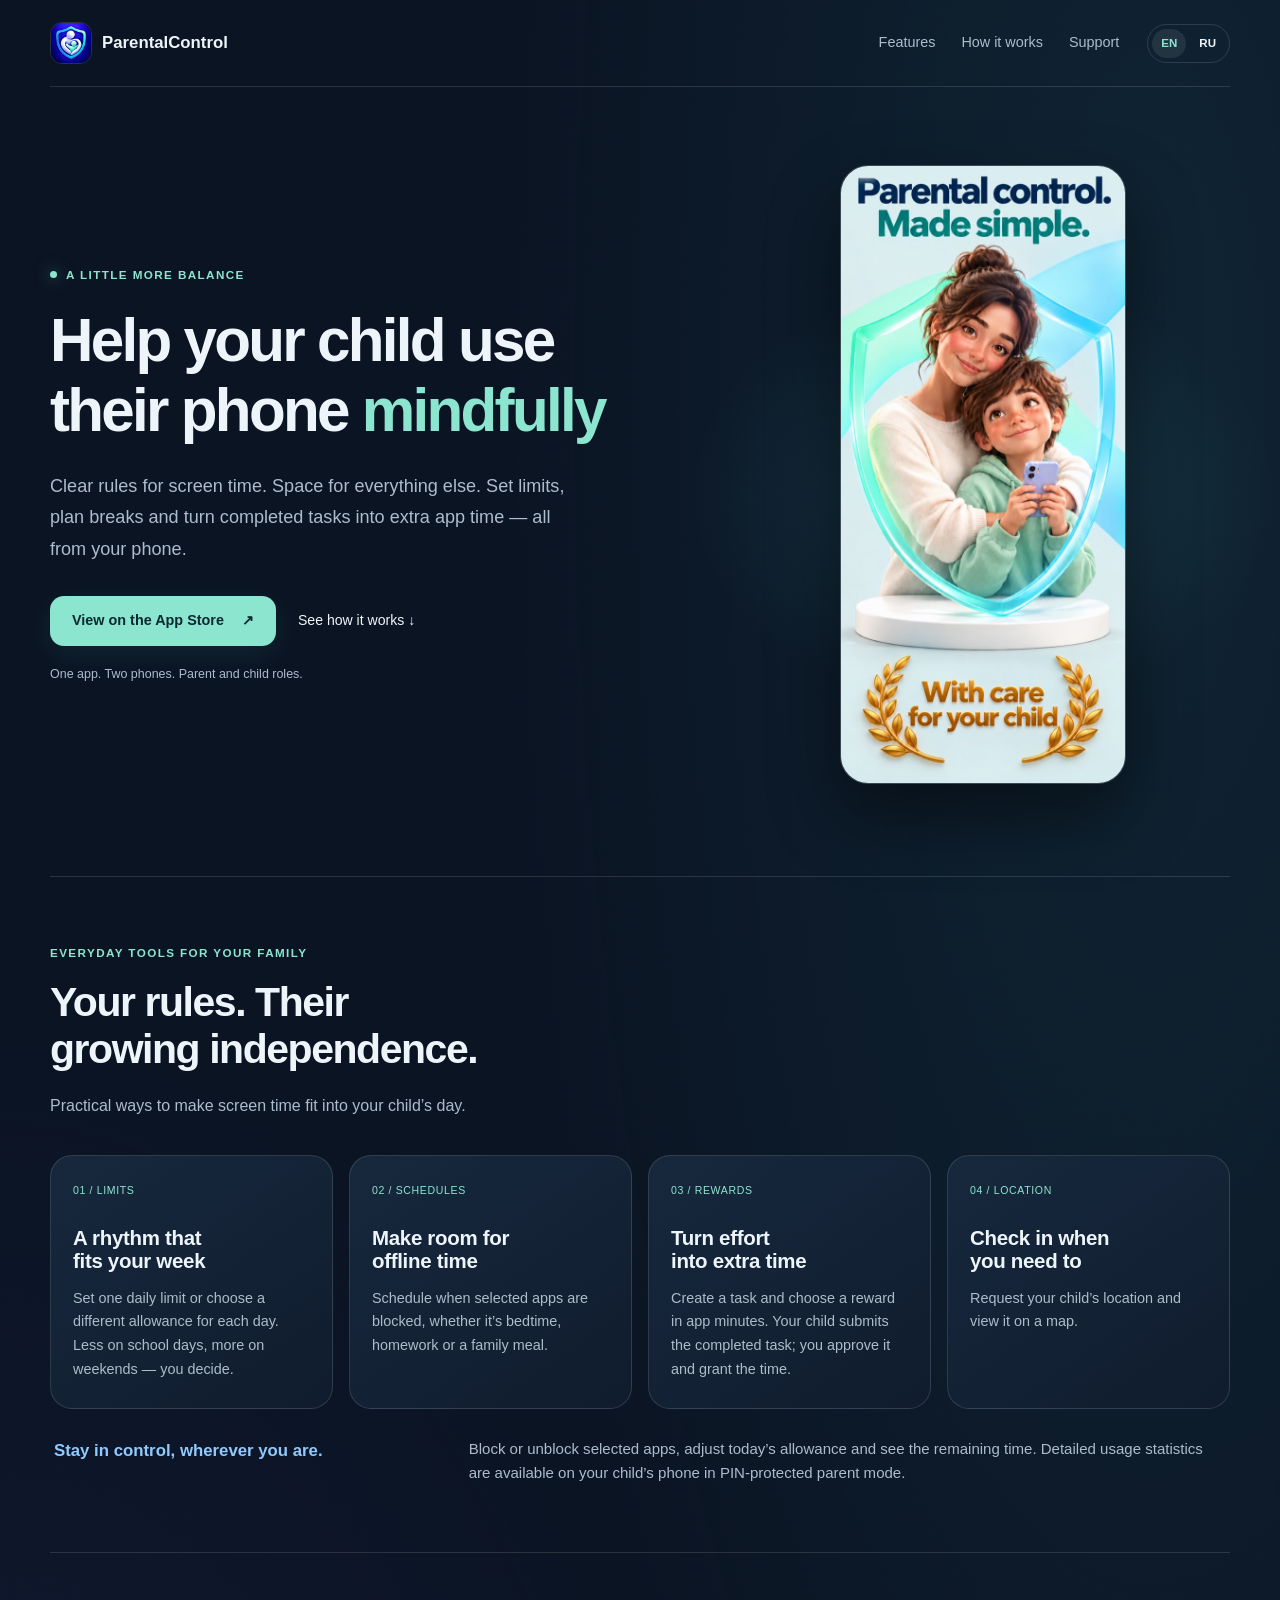
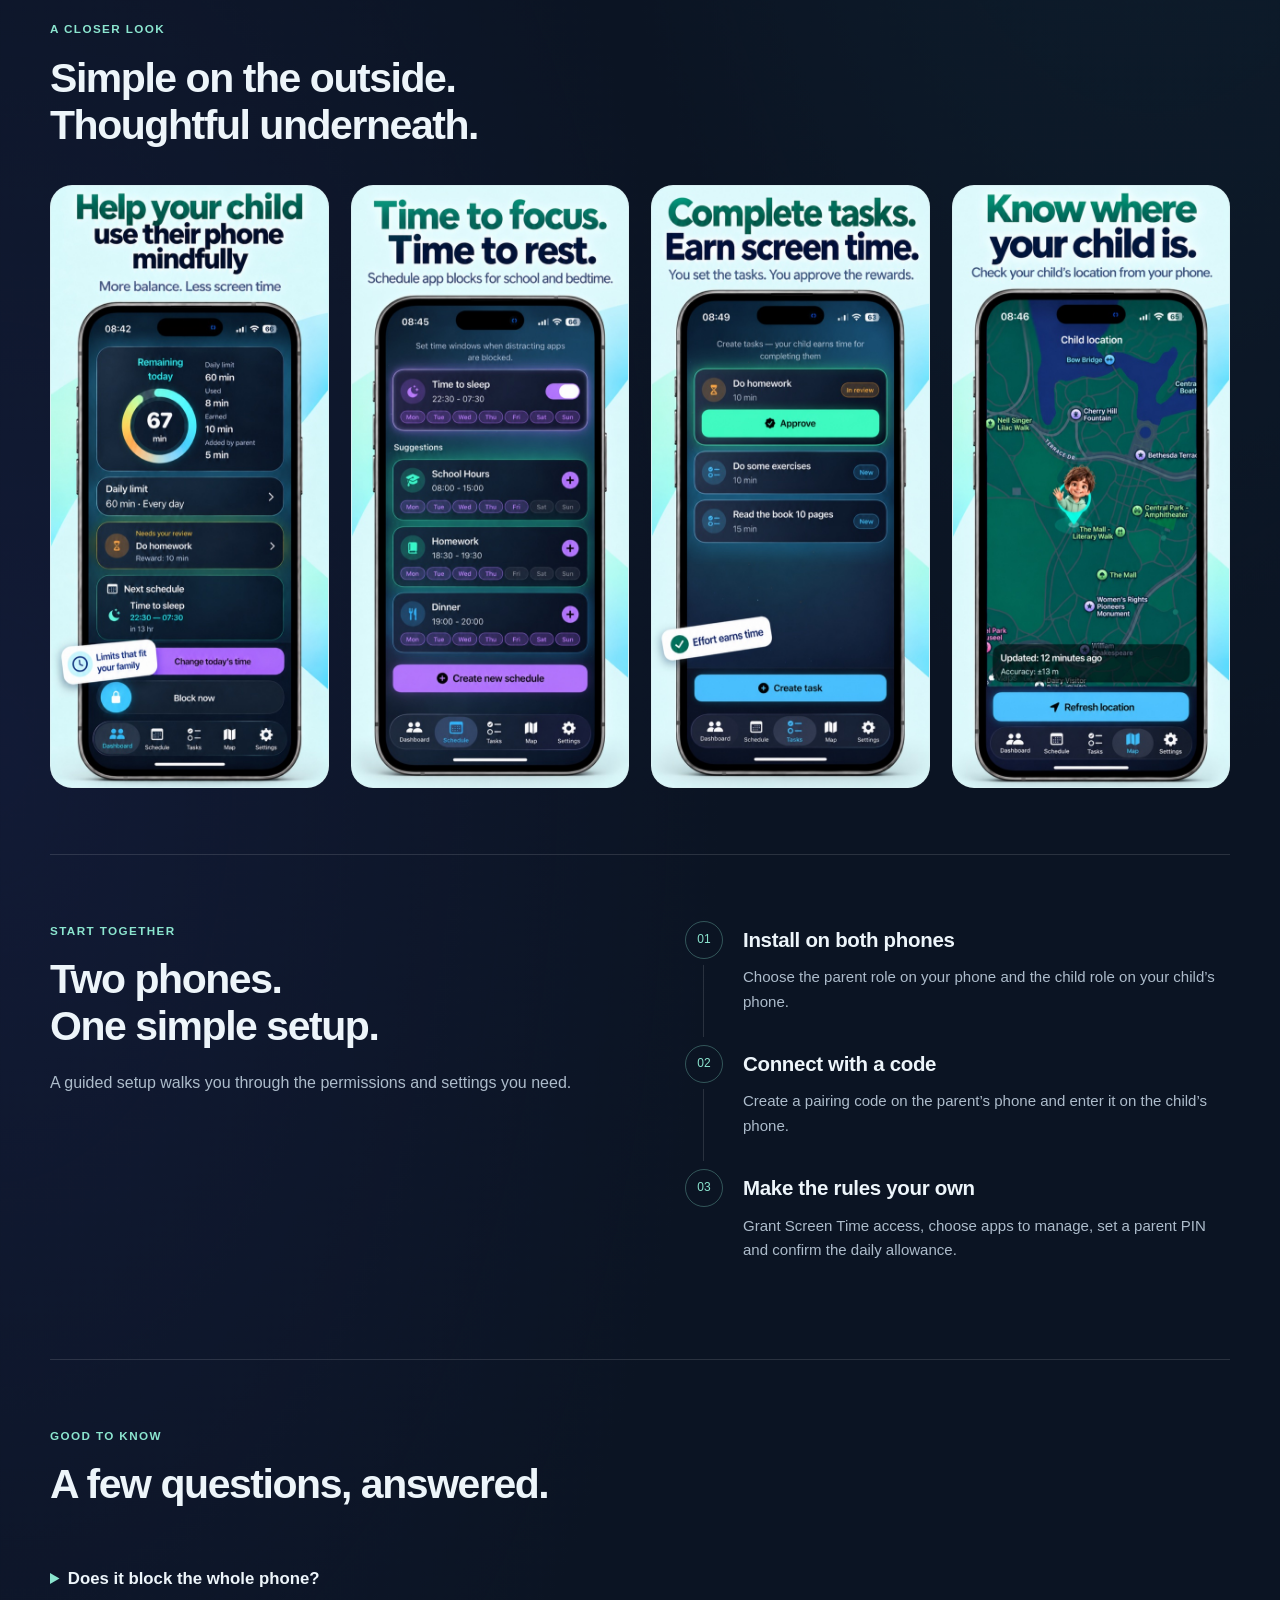
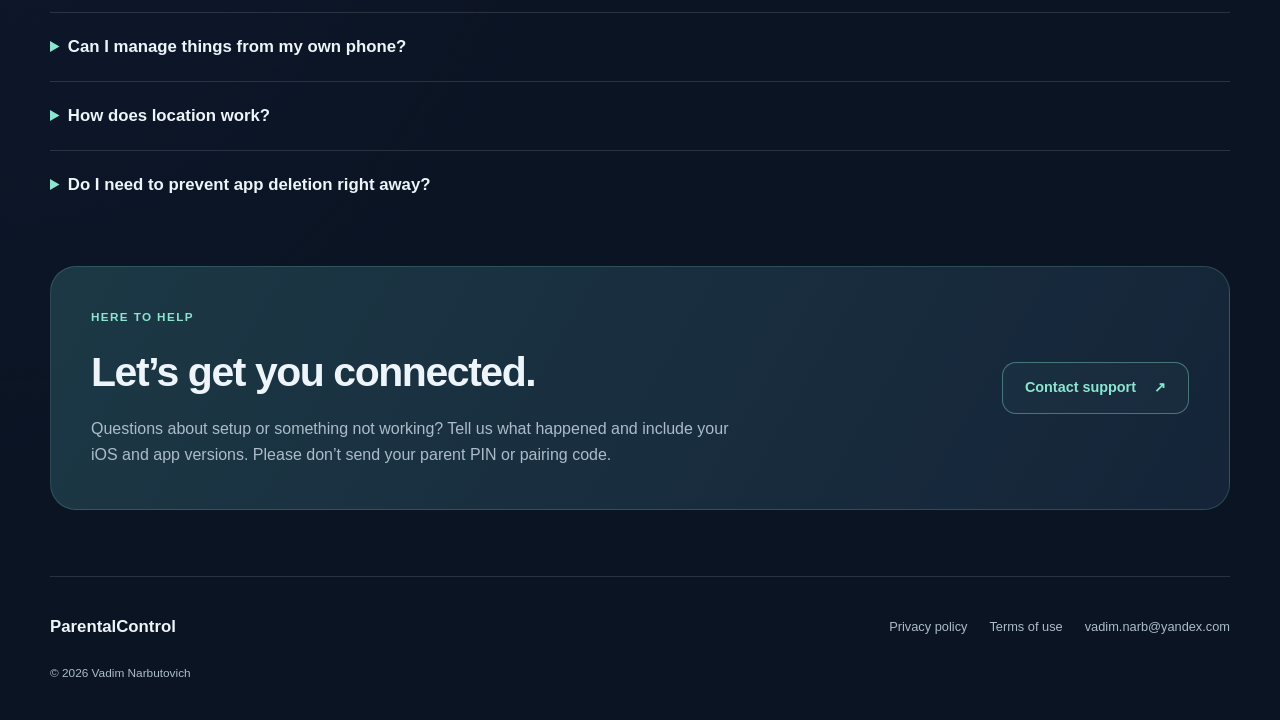
<file: index.html>
<!doctype html>
<html lang="en">
<head>
  <meta charset="utf-8">
  <meta name="viewport" content="width=device-width, initial-scale=1">
  <meta name="theme-color" content="#0b1423">
  <title>ParentalControl — A little more balance</title>
  <meta name="description" content="Help your child build mindful phone habits. Manage app limits, schedule breaks, reward completed tasks and request their location from your phone.">
  <link rel="canonical" href="https://vadimnarbutovich.github.io/parentalcontrolapp/">
  <link rel="alternate" hreflang="en" href="https://vadimnarbutovich.github.io/parentalcontrolapp/">
  <link rel="alternate" hreflang="ru" href="https://vadimnarbutovich.github.io/parentalcontrolapp/ru.html">
  <link rel="alternate" hreflang="x-default" href="https://vadimnarbutovich.github.io/parentalcontrolapp/">
  <meta property="og:title" content="ParentalControl — A little more balance">
  <meta property="og:description" content="Clear screen-time rules. Meaningful rewards. More time for life beyond the screen.">
  <meta property="og:type" content="website">
  <meta property="og:url" content="https://vadimnarbutovich.github.io/parentalcontrolapp/">
  <meta property="og:image" content="https://vadimnarbutovich.github.io/parentalcontrolapp/assets/app-icon-256.png">
  <link rel="icon" href="assets/app-icon-256.png">
  <link rel="apple-touch-icon" href="assets/app-icon-256.png">
  <link rel="stylesheet" href="styles.css?v=20261020-3">
</head>
<body>
  <a class="skip-link" href="#main">Skip to content</a>
  <header class="container">
    <nav class="nav" aria-label="Main navigation">
      <a class="brand" href="./"><img src="assets/app-icon-256.png" width="42" height="42" alt=""><span>ParentalControl</span></a>
      <div class="nav-links"><a href="#features">Features</a><a href="#setup">How it works</a><a href="#support">Support</a></div>
      <div class="languages" aria-label="Language"><span aria-current="page">EN</span><a href="ru.html" lang="ru" aria-label="Русский">RU</a></div>
    </nav>
  </header>
  <main id="main">
    <section class="hero container" aria-labelledby="hero-title">
      <div class="hero-copy">
        <p class="eyebrow"><span class="status-dot" aria-hidden="true"></span> A little more balance</p>
        <h1 id="hero-title">Help your child use their phone <em>mindfully</em></h1>
        <p class="lead">Clear rules for screen time. Space for everything else. Set limits, plan breaks and turn completed tasks into extra app time — all from your phone.</p>
        <div class="actions"><a class="button primary" href="https://apps.apple.com/app/id6820971713">View on the App Store <span aria-hidden="true">↗</span></a><a class="text-link" href="#setup">See how it works <span aria-hidden="true">↓</span></a></div>
        <p class="small-note">One app. Two phones. Parent and child roles.</p>
      </div>
      <div class="hero-art">
        <img class="cover" src="assets/en/cover-600.jpg" srcset="assets/en/cover-600.jpg 600w, assets/en/cover-900.jpg 900w" sizes="(max-width: 407px) calc(70vw - 25.2px), (max-width: 720px) 260px, 286px" width="1206" height="2622" fetchpriority="high" alt="A parent and child together, with the message Parental control made simple">
      </div>
    </section>
    <section id="features" class="section container" aria-labelledby="features-title">
      <div class="section-heading"><p class="eyebrow">Everyday tools for your family</p><h2 id="features-title">Your rules. Their growing independence.</h2><p>Practical ways to make screen time fit into your child’s day.</p></div>
      <div class="feature-grid">
        <article class="feature"><span class="feature-number">01 / LIMITS</span><h3>A rhythm that fits your week</h3><p>Set one daily limit or choose a different allowance for each day. Less on school days, more on weekends — you decide.</p></article>
        <article class="feature"><span class="feature-number">02 / SCHEDULES</span><h3>Make room for offline time</h3><p>Schedule when selected apps are blocked, whether it’s bedtime, homework or a family meal.</p></article>
        <article class="feature"><span class="feature-number">03 / REWARDS</span><h3>Turn effort into extra time</h3><p>Create a task and choose a reward in app minutes. Your child submits the completed task; you approve it and grant the time.</p></article>
        <article class="feature"><span class="feature-number">04 / LOCATION</span><h3>Check in when you need to</h3><p>Request your child’s location and view it on a map.</p></article>
      </div>
      <div class="feature-note"><strong>Stay in control, wherever you are.</strong><p>Block or unblock selected apps, adjust today’s allowance and see the remaining time. Detailed usage statistics are available on your child’s phone in PIN-protected parent mode.</p></div>
    </section>
    <section id="screens" class="section container" aria-labelledby="screens-title">
      <div class="section-heading"><p class="eyebrow">A closer look</p><h2 id="screens-title">Simple on the outside. Thoughtful underneath.</h2></div>
      <div class="screens" tabindex="0" role="region" aria-label="App screenshots, scroll horizontally on smaller screens">
        <figure><img src="assets/en/limits-600.jpg" srcset="assets/en/limits-600.jpg 600w, assets/en/limits-900.jpg 900w" sizes="(max-width: 392px) 74vw, (max-width: 720px) 290px, (max-width: 1244px) calc((100vw - 130px) / 4), 279px" width="1206" height="2622" alt="ParentalControl daily time allowance and remote controls" loading="lazy" decoding="async"></figure>
        <figure><img src="assets/en/schedule-600.jpg" srcset="assets/en/schedule-600.jpg 600w, assets/en/schedule-900.jpg 900w" sizes="(max-width: 392px) 74vw, (max-width: 720px) 290px, (max-width: 1244px) calc((100vw - 130px) / 4), 279px" width="1206" height="2622" alt="Schedules for bedtime and other app-free periods" loading="lazy" decoding="async"></figure>
        <figure><img src="assets/en/tasks-600.jpg" srcset="assets/en/tasks-600.jpg 600w, assets/en/tasks-900.jpg 900w" sizes="(max-width: 392px) 74vw, (max-width: 720px) 290px, (max-width: 1244px) calc((100vw - 130px) / 4), 279px" width="1206" height="2622" alt="Tasks with extra app time as a reward" loading="lazy" decoding="async"></figure>
        <figure><img src="assets/en/location-600.jpg" srcset="assets/en/location-600.jpg 600w, assets/en/location-900.jpg 900w" sizes="(max-width: 392px) 74vw, (max-width: 720px) 290px, (max-width: 1244px) calc((100vw - 130px) / 4), 279px" width="1206" height="2622" alt="Child location displayed on a map" loading="lazy" decoding="async"></figure>
      </div>
      <p class="swipe-note">Swipe to explore the screens →</p>
    </section>
    <section id="setup" class="section container setup" aria-labelledby="setup-title">
      <div class="section-heading"><p class="eyebrow">Start together</p><h2 id="setup-title">Two phones.<br>One simple setup.</h2><p>A guided setup walks you through the permissions and settings you need.</p></div>
      <ol class="steps">
        <li><h3>Install on both phones</h3><p>Choose the parent role on your phone and the child role on your child’s phone.</p></li>
        <li><h3>Connect with a code</h3><p>Create a pairing code on the parent’s phone and enter it on the child’s phone.</p></li>
        <li><h3>Make the rules your own</h3><p>Grant Screen Time access, choose apps to manage, set a parent PIN and confirm the daily allowance.</p></li>
      </ol>
    </section>
    <section class="section container faq" aria-labelledby="faq-title">
      <div class="section-heading"><p class="eyebrow">Good to know</p><h2 id="faq-title">A few questions, answered.</h2></div>
      <details><summary>Does it block the whole phone?</summary><p>No. You choose which apps to manage. Limits and scheduled breaks apply to those selections, not a complete lock of the phone.</p></details>
      <details><summary>Can I manage things from my own phone?</summary><p>Yes. Once the phones are linked, you can manage limits, schedules, tasks and manual app blocking from the parent’s phone. Remote commands need a connection and confirmation from the child’s phone; delivery may be delayed.</p></details>
      <details><summary>How does location work?</summary><p>You request the child’s location when needed. Background requests require “Always” location permission on the child’s phone. Check the update time on the map: location may be unavailable or out of date when the phone cannot respond. This is not an emergency service.</p></details>
      <details><summary>Do I need to prevent app deletion right away?</summary><p>No. Additional removal protection through Apple Family Sharing and child authorization is optional when getting started. You can return to it in Settings.</p></details>
    </section>
    <section id="support" class="section container">
      <div class="support-card"><div><p class="eyebrow">Here to help</p><h2>Let’s get you connected.</h2><p>Questions about setup or something not working? Tell us what happened and include your iOS and app versions. Please don’t send your parent PIN or pairing code.</p></div><a class="button secondary" href="mailto:vadim.narb@yandex.com">Contact support <span aria-hidden="true">↗</span></a></div>
    </section>
  </main>
  <footer class="container footer"><a class="brand" href="./">ParentalControl</a><div><a href="privacy-en.html">Privacy policy</a><a href="https://www.apple.com/legal/internet-services/itunes/dev/stdeula/">Terms of use</a><a href="mailto:vadim.narb@yandex.com">vadim.narb@yandex.com</a></div><p>© 2026 Vadim Narbutovich</p></footer>
</body>
</html>
</file>
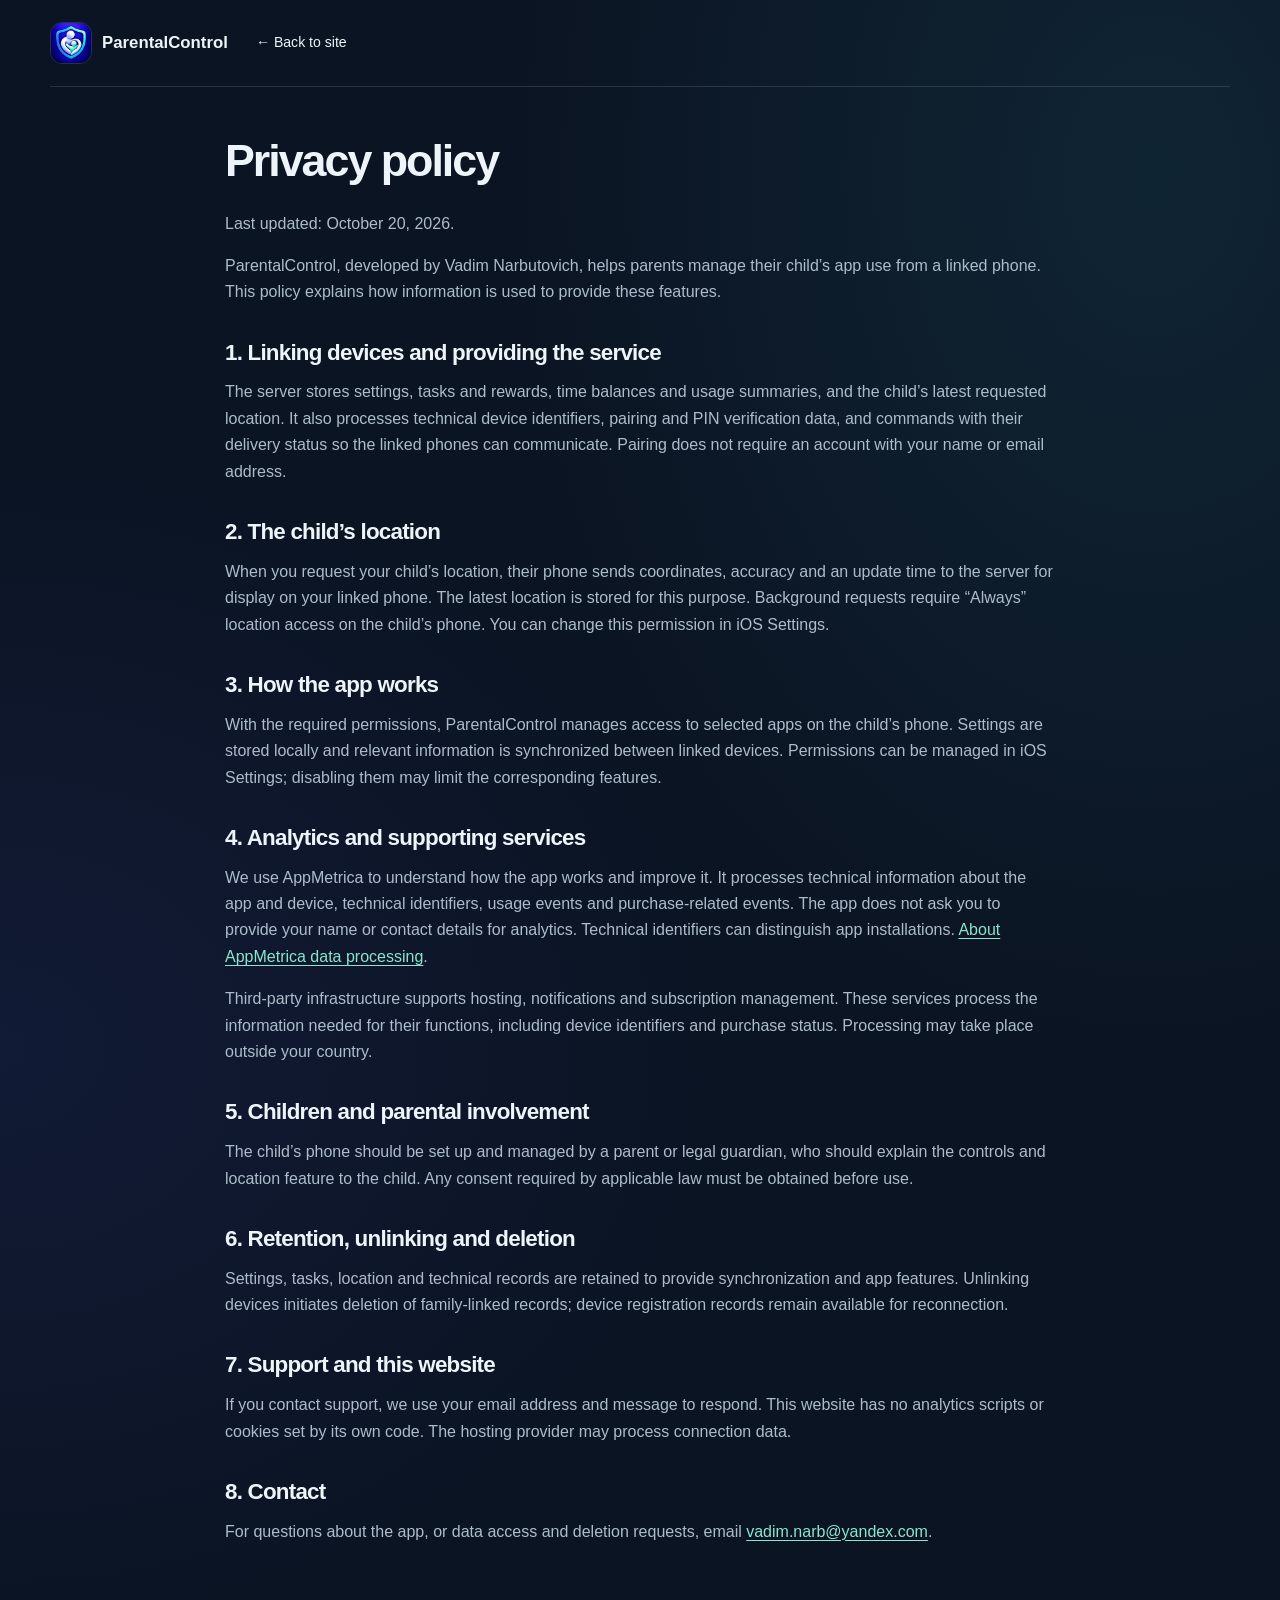
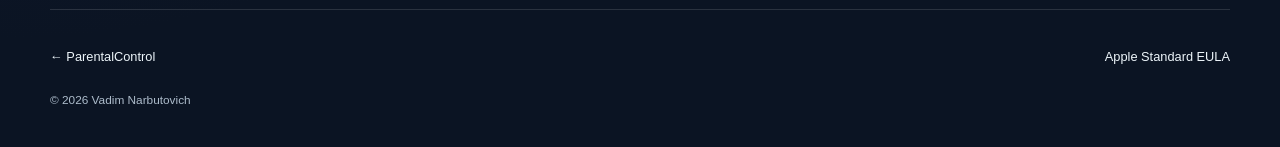
<file: privacy-en.html>
<!doctype html>
<html lang="en">
<head>
  <meta charset="utf-8">
  <meta name="viewport" content="width=device-width, initial-scale=1">
  <title>ParentalControl — Privacy policy</title>
  <meta name="description" content="How ParentalControl handles information for linked devices, location, analytics and app features.">
  <link rel="icon" href="assets/app-icon-256.png">
  <link rel="stylesheet" href="styles.css?v=20261020-3">
</head>
<body>
  <header class="container"><nav class="nav" aria-label="Navigation"><a class="brand" href="./"><img src="assets/app-icon-256.png" width="42" height="42" alt="">ParentalControl</a><a class="text-link" href="./">← Back to site</a></nav></header>
  <main class="container legal">
    <h1>Privacy policy</h1>
    <p>Last updated: October 20, 2026.</p>
    <p>ParentalControl, developed by Vadim Narbutovich, helps parents manage their child’s app use from a linked phone. This policy explains how information is used to provide these features.</p>
    <h2>1. Linking devices and providing the service</h2>
    <p>The server stores settings, tasks and rewards, time balances and usage summaries, and the child’s latest requested location. It also processes technical device identifiers, pairing and PIN verification data, and commands with their delivery status so the linked phones can communicate. Pairing does not require an account with your name or email address.</p>
    <h2>2. The child’s location</h2>
    <p>When you request your child’s location, their phone sends coordinates, accuracy and an update time to the server for display on your linked phone. The latest location is stored for this purpose. Background requests require “Always” location access on the child’s phone. You can change this permission in iOS Settings.</p>
    <h2>3. How the app works</h2>
    <p>With the required permissions, ParentalControl manages access to selected apps on the child’s phone. Settings are stored locally and relevant information is synchronized between linked devices. Permissions can be managed in iOS Settings; disabling them may limit the corresponding features.</p>
    <h2>4. Analytics and supporting services</h2>
    <p>We use AppMetrica to understand how the app works and improve it. It processes technical information about the app and device, technical identifiers, usage events and purchase-related events. The app does not ask you to provide your name or contact details for analytics. Technical identifiers can distinguish app installations. <a href="https://appmetrica.yandex.com/docs/en/data-security/app-privacy-apple">About AppMetrica data processing</a>.</p>
    <p>Third-party infrastructure supports hosting, notifications and subscription management. These services process the information needed for their functions, including device identifiers and purchase status. Processing may take place outside your country.</p>
    <h2>5. Children and parental involvement</h2>
    <p>The child’s phone should be set up and managed by a parent or legal guardian, who should explain the controls and location feature to the child. Any consent required by applicable law must be obtained before use.</p>
    <h2>6. Retention, unlinking and deletion</h2>
    <p>Settings, tasks, location and technical records are retained to provide synchronization and app features. Unlinking devices initiates deletion of family-linked records; device registration records remain available for reconnection.</p>
    <h2>7. Support and this website</h2>
    <p>If you contact support, we use your email address and message to respond. This website has no analytics scripts or cookies set by its own code. The hosting provider may process connection data.</p>
    <h2>8. Contact</h2>
    <p>For questions about the app, or data access and deletion requests, email <a href="mailto:vadim.narb@yandex.com">vadim.narb@yandex.com</a>.</p>
  </main>
  <footer class="container footer"><a href="./">← ParentalControl</a><a href="https://www.apple.com/legal/internet-services/itunes/dev/stdeula/">Apple Standard EULA</a><p>© 2026 Vadim Narbutovich</p></footer>
</body>
</html>
</file>
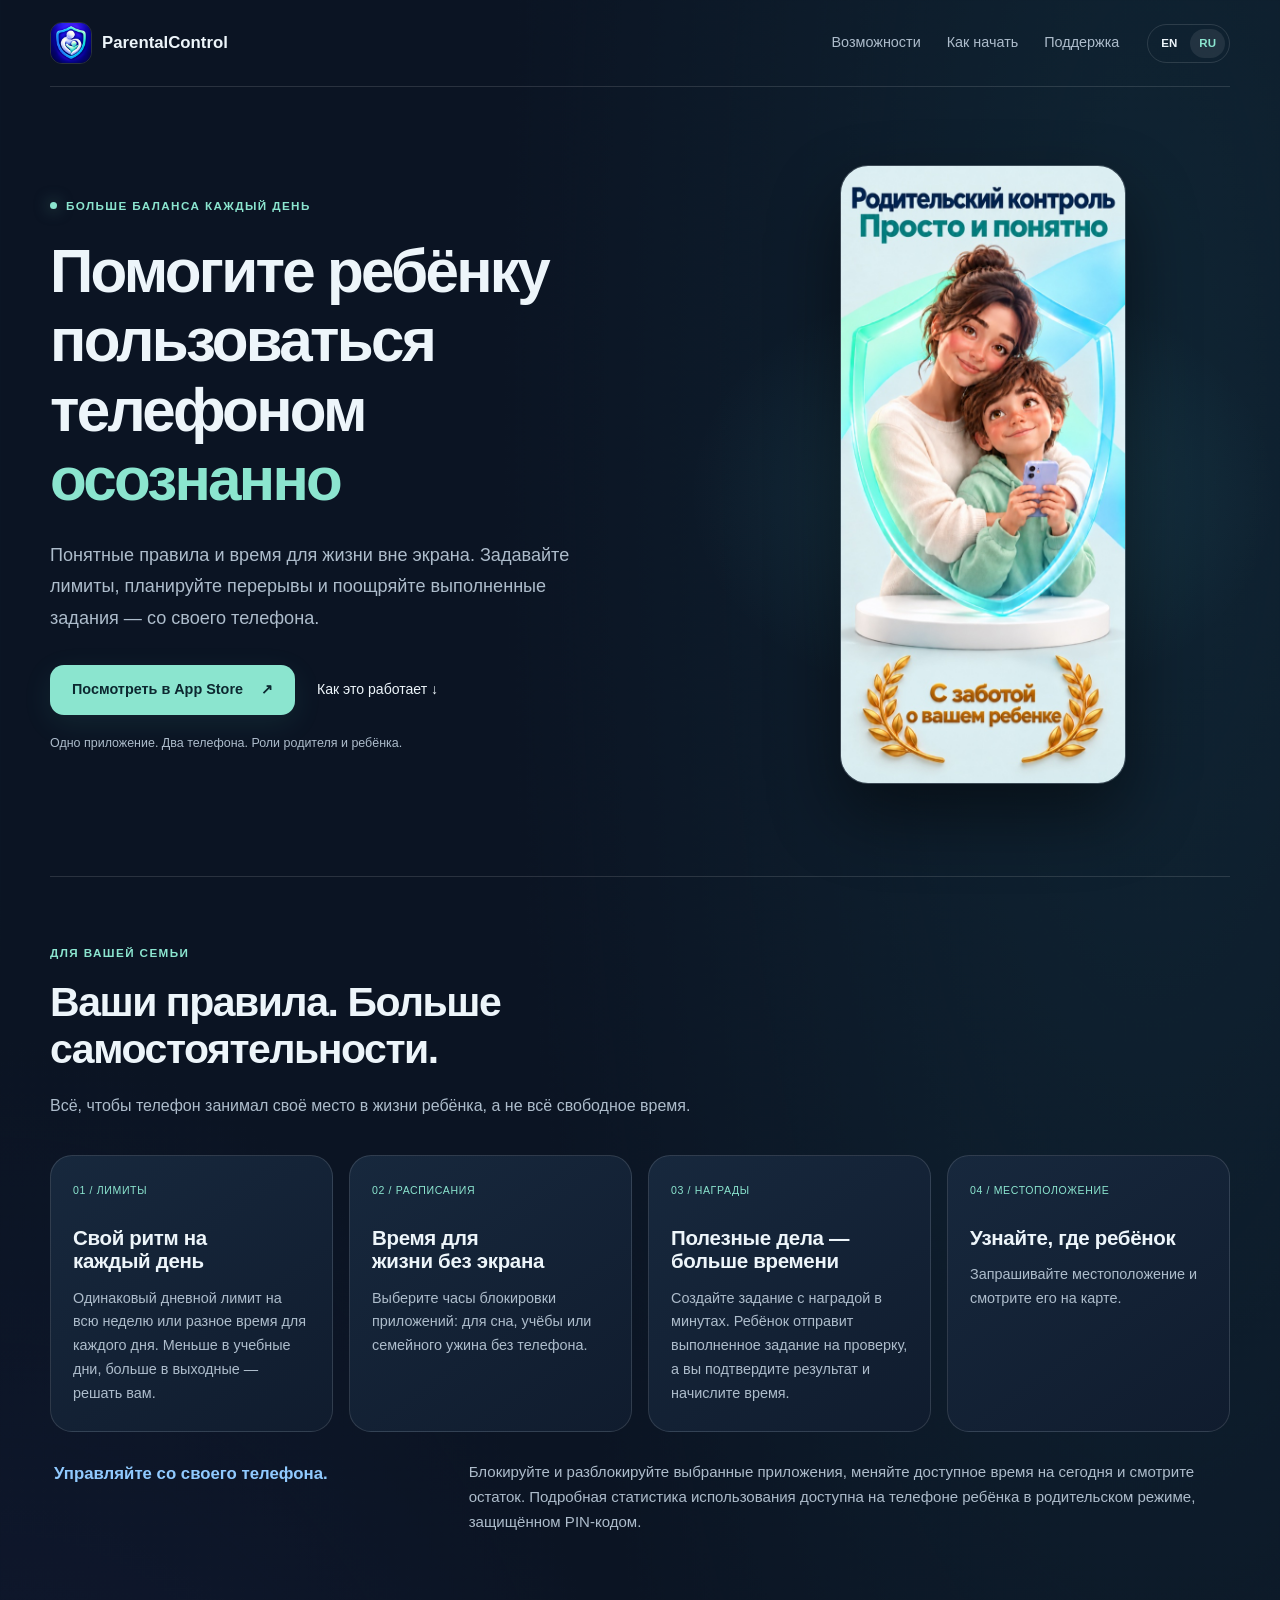
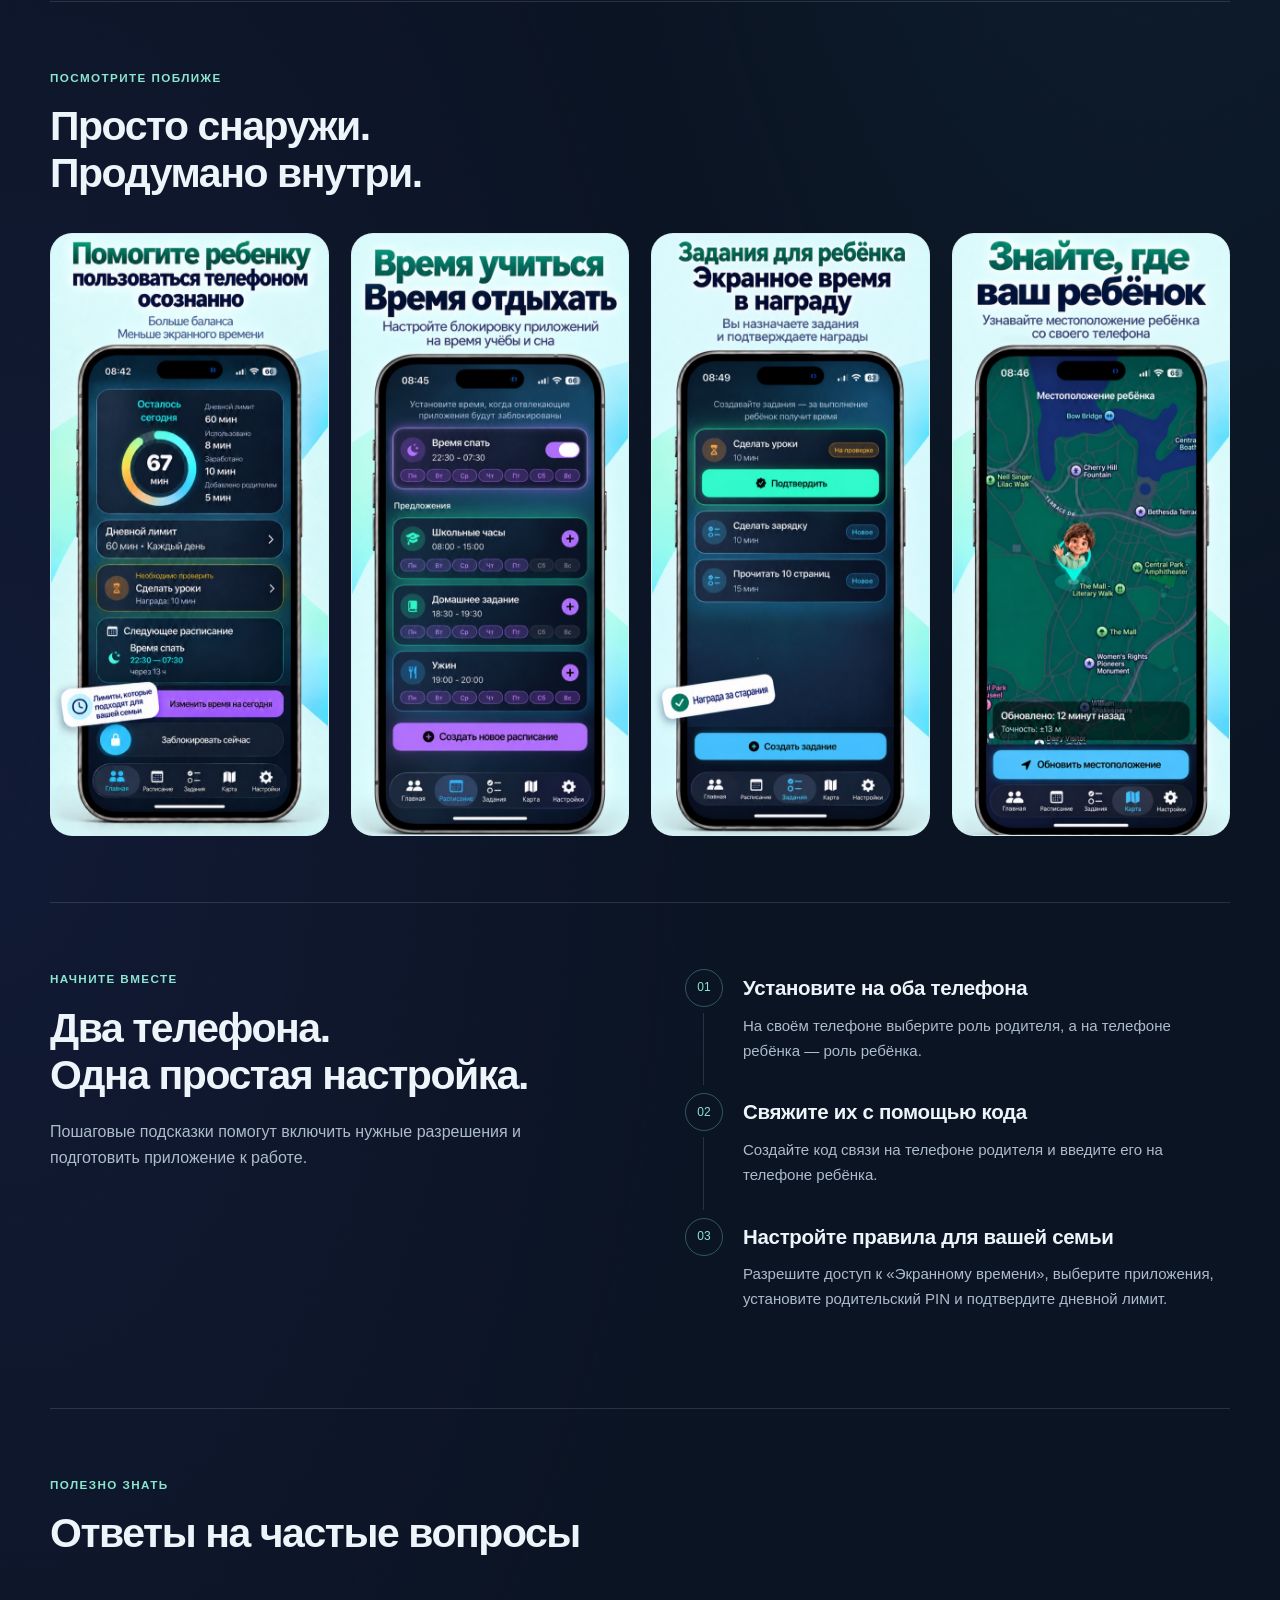
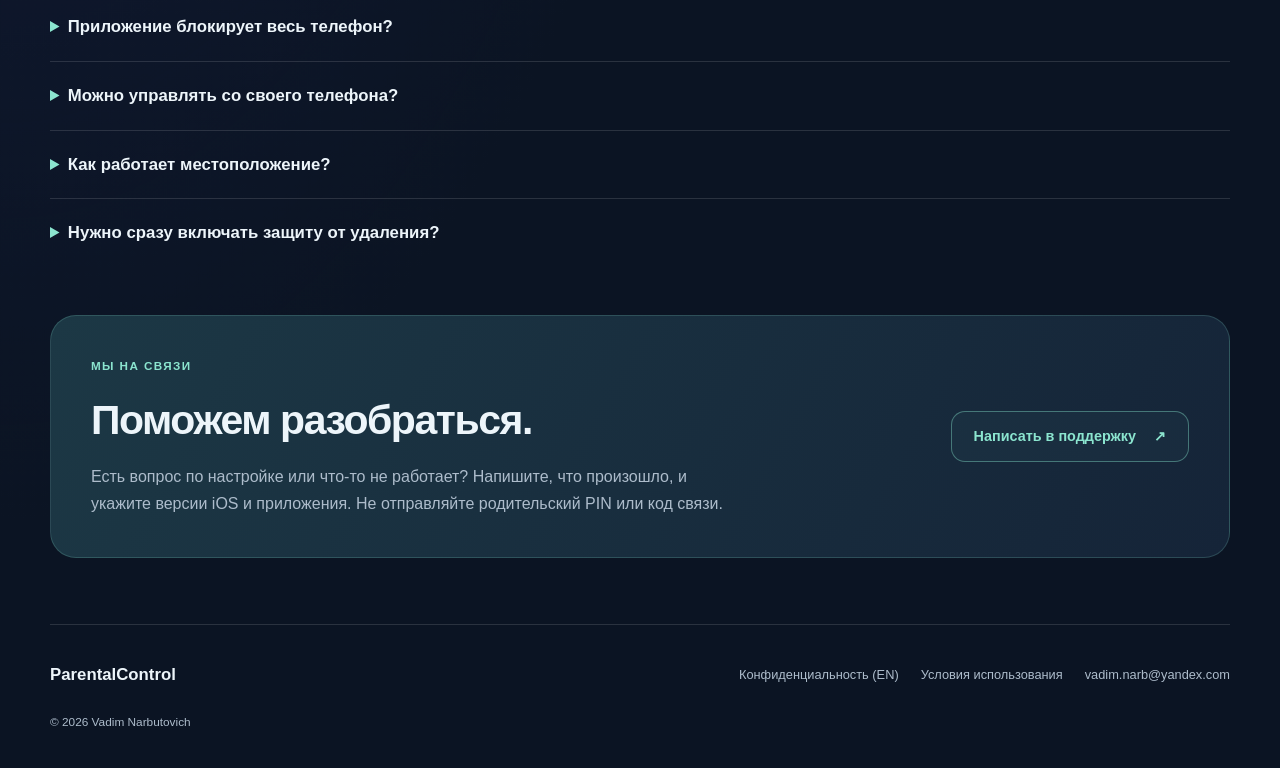
<file: ru.html>
<!doctype html>
<html lang="ru">
<head>
  <meta charset="utf-8">
  <meta name="viewport" content="width=device-width, initial-scale=1">
  <meta name="theme-color" content="#0b1423">
  <title>ParentalControl — Больше баланса</title>
  <meta name="description" content="Помогите ребёнку пользоваться телефоном осознанно: лимиты приложений, расписания, задания с наградой и местоположение по запросу.">
  <link rel="canonical" href="https://vadimnarbutovich.github.io/parentalcontrolapp/ru.html">
  <link rel="alternate" hreflang="en" href="https://vadimnarbutovich.github.io/parentalcontrolapp/">
  <link rel="alternate" hreflang="ru" href="https://vadimnarbutovich.github.io/parentalcontrolapp/ru.html">
  <link rel="alternate" hreflang="x-default" href="https://vadimnarbutovich.github.io/parentalcontrolapp/">
  <meta property="og:title" content="ParentalControl — Больше баланса">
  <meta property="og:description" content="Понятные правила, полезные задания и больше времени для жизни вне экрана.">
  <meta property="og:type" content="website">
  <meta property="og:url" content="https://vadimnarbutovich.github.io/parentalcontrolapp/ru.html">
  <meta property="og:image" content="https://vadimnarbutovich.github.io/parentalcontrolapp/assets/app-icon-256.png">
  <link rel="icon" href="assets/app-icon-256.png">
  <link rel="apple-touch-icon" href="assets/app-icon-256.png">
  <link rel="stylesheet" href="styles.css?v=20261020-3">
</head>
<body>
  <a class="skip-link" href="#main">Перейти к содержимому</a>
  <header class="container">
    <nav class="nav" aria-label="Основная навигация">
      <a class="brand" href="ru.html"><img src="assets/app-icon-256.png" width="42" height="42" alt=""><span>ParentalControl</span></a>
      <div class="nav-links"><a href="#features">Возможности</a><a href="#setup">Как начать</a><a href="#support">Поддержка</a></div>
      <div class="languages" aria-label="Язык"><a href="./" lang="en" aria-label="English">EN</a><span aria-current="page">RU</span></div>
    </nav>
  </header>
  <main id="main">
    <section class="hero container" aria-labelledby="hero-title">
      <div class="hero-copy">
        <p class="eyebrow"><span class="status-dot" aria-hidden="true"></span> Больше баланса каждый день</p>
        <h1 id="hero-title">Помогите ребёнку пользоваться телефоном <em>осознанно</em></h1>
        <p class="lead">Понятные правила и время для жизни вне экрана. Задавайте лимиты, планируйте перерывы и поощряйте выполненные задания — со своего телефона.</p>
        <div class="actions"><a class="button primary" href="https://apps.apple.com/app/id6820971713">Посмотреть в App Store <span aria-hidden="true">↗</span></a><a class="text-link" href="#setup">Как это работает <span aria-hidden="true">↓</span></a></div>
        <p class="small-note">Одно приложение. Два телефона. Роли родителя и ребёнка.</p>
      </div>
      <div class="hero-art"><img class="cover" src="assets/ru/cover-600.jpg" srcset="assets/ru/cover-600.jpg 600w, assets/ru/cover-900.jpg 900w" sizes="(max-width: 407px) calc(70vw - 25.2px), (max-width: 720px) 260px, 286px" width="1206" height="2622" fetchpriority="high" alt="Мама и ребёнок — родительский контроль с заботой о ребёнке"></div>
    </section>
    <section id="features" class="section container" aria-labelledby="features-title">
      <div class="section-heading"><p class="eyebrow">Для вашей семьи</p><h2 id="features-title">Ваши правила. Больше самостоятельности.</h2><p>Всё, чтобы телефон занимал своё место в жизни ребёнка, а не всё свободное время.</p></div>
      <div class="feature-grid">
        <article class="feature"><span class="feature-number">01 / ЛИМИТЫ</span><h3>Свой ритм на каждый день</h3><p>Одинаковый дневной лимит на всю неделю или разное время для каждого дня. Меньше в учебные дни, больше в выходные — решать вам.</p></article>
        <article class="feature"><span class="feature-number">02 / РАСПИСАНИЯ</span><h3>Время для жизни без экрана</h3><p>Выберите часы блокировки приложений: для сна, учёбы или семейного ужина без телефона.</p></article>
        <article class="feature"><span class="feature-number">03 / НАГРАДЫ</span><h3>Полезные дела — больше времени</h3><p>Создайте задание с наградой в минутах. Ребёнок отправит выполненное задание на проверку, а вы подтвердите результат и начислите время.</p></article>
        <article class="feature"><span class="feature-number">04 / МЕСТОПОЛОЖЕНИЕ</span><h3>Узнайте, где ребёнок</h3><p>Запрашивайте местоположение и смотрите его на карте.</p></article>
      </div>
      <div class="feature-note"><strong>Управляйте со своего телефона.</strong><p>Блокируйте и разблокируйте выбранные приложения, меняйте доступное время на сегодня и смотрите остаток. Подробная статистика использования доступна на телефоне ребёнка в родительском режиме, защищённом PIN-кодом.</p></div>
    </section>
    <section id="screens" class="section container" aria-labelledby="screens-title">
      <div class="section-heading"><p class="eyebrow">Посмотрите поближе</p><h2 id="screens-title">Просто снаружи. Продумано внутри.</h2></div>
      <div class="screens" tabindex="0" role="region" aria-label="Скриншоты приложения, на небольшом экране листайте по горизонтали">
        <figure><img src="assets/ru/limits-600.jpg" srcset="assets/ru/limits-600.jpg 600w, assets/ru/limits-900.jpg 900w" sizes="(max-width: 392px) 74vw, (max-width: 720px) 290px, (max-width: 1244px) calc((100vw - 130px) / 4), 279px" width="1206" height="2622" alt="Дневной лимит и управление временем ребёнка" loading="lazy" decoding="async"></figure>
        <figure><img src="assets/ru/schedule-600.jpg" srcset="assets/ru/schedule-600.jpg 600w, assets/ru/schedule-900.jpg 900w" sizes="(max-width: 392px) 74vw, (max-width: 720px) 290px, (max-width: 1244px) calc((100vw - 130px) / 4), 279px" width="1206" height="2622" alt="Расписания блокировки приложений" loading="lazy" decoding="async"></figure>
        <figure><img src="assets/ru/tasks-600.jpg" srcset="assets/ru/tasks-600.jpg 600w, assets/ru/tasks-900.jpg 900w" sizes="(max-width: 392px) 74vw, (max-width: 720px) 290px, (max-width: 1244px) calc((100vw - 130px) / 4), 279px" width="1206" height="2622" alt="Задания с наградой в виде времени в приложениях" loading="lazy" decoding="async"></figure>
        <figure><img src="assets/ru/location-600.jpg" srcset="assets/ru/location-600.jpg 600w, assets/ru/location-900.jpg 900w" sizes="(max-width: 392px) 74vw, (max-width: 720px) 290px, (max-width: 1244px) calc((100vw - 130px) / 4), 279px" width="1206" height="2622" alt="Местоположение ребёнка на карте" loading="lazy" decoding="async"></figure>
      </div>
      <p class="swipe-note">Листайте, чтобы посмотреть все экраны →</p>
    </section>
    <section id="setup" class="section container setup" aria-labelledby="setup-title">
      <div class="section-heading"><p class="eyebrow">Начните вместе</p><h2 id="setup-title">Два телефона.<br>Одна простая настройка.</h2><p>Пошаговые подсказки помогут включить нужные разрешения и подготовить приложение к работе.</p></div>
      <ol class="steps">
        <li><h3>Установите на оба телефона</h3><p>На своём телефоне выберите роль родителя, а на телефоне ребёнка — роль ребёнка.</p></li>
        <li><h3>Свяжите их с помощью кода</h3><p>Создайте код связи на телефоне родителя и введите его на телефоне ребёнка.</p></li>
        <li><h3>Настройте правила для вашей семьи</h3><p>Разрешите доступ к «Экранному времени», выберите приложения, установите родительский PIN и подтвердите дневной лимит.</p></li>
      </ol>
    </section>
    <section class="section container faq" aria-labelledby="faq-title">
      <div class="section-heading"><p class="eyebrow">Полезно знать</p><h2 id="faq-title">Ответы на частые вопросы</h2></div>
      <details><summary>Приложение блокирует весь телефон?</summary><p>Нет. Вы сами выбираете приложения для контроля. Лимиты и расписания применяются к выбранным приложениям, а не блокируют телефон целиком.</p></details>
      <details><summary>Можно управлять со своего телефона?</summary><p>Да. После связывания устройств родитель может менять лимиты, расписания и задания, включать и отключать блокировку. Для удалённых команд нужны связь и подтверждение от телефона ребёнка; доставка может происходить с задержкой.</p></details>
      <details><summary>Как работает местоположение?</summary><p>Вы запрашиваете местоположение, когда оно нужно. Для запросов в фоне на телефоне ребёнка требуется доступ к геопозиции «Всегда». Обращайте внимание на время обновления: если телефон не отвечает, данные могут быть недоступны или устареть. Приложение не заменяет экстренные службы.</p></details>
      <details><summary>Нужно сразу включать защиту от удаления?</summary><p>Нет. Дополнительную защиту через «Семейный доступ Apple» и авторизацию ребёнка можно настроить позже. Этот пункт остаётся доступен в настройках.</p></details>
    </section>
    <section id="support" class="section container">
      <div class="support-card"><div><p class="eyebrow">Мы на связи</p><h2>Поможем разобраться.</h2><p>Есть вопрос по настройке или что-то не работает? Напишите, что произошло, и укажите версии iOS и приложения. Не отправляйте родительский PIN или код связи.</p></div><a class="button secondary" href="mailto:vadim.narb@yandex.com">Написать в поддержку <span aria-hidden="true">↗</span></a></div>
    </section>
  </main>
  <footer class="container footer"><a class="brand" href="ru.html">ParentalControl</a><div><a href="privacy-en.html" hreflang="en">Конфиденциальность (EN)</a><a href="https://www.apple.com/legal/internet-services/itunes/dev/stdeula/">Условия использования</a><a href="mailto:vadim.narb@yandex.com">vadim.narb@yandex.com</a></div><p>© 2026 Vadim Narbutovich</p></footer>
</body>
</html>
</file>
<file: styles.css>
:root {
  color-scheme: dark;
  --bg: #0b1423;
  --text: #edf5fa;
  --muted: #adbccb;
  --mint: #8be5cf;
  --blue: #90caff;
  --line: #ffffff20;
  --surface: #142235;
}
* { box-sizing: border-box; }
html { scroll-behavior: smooth; scroll-padding-top: 24px; }
body { margin: 0; color: var(--text); background: radial-gradient(ellipse at 90% 10%, #163d4b66, transparent 40%), radial-gradient(ellipse at 0% 60%, #1f275a55, transparent 40%), var(--bg); font-family: -apple-system, BlinkMacSystemFont, "Segoe UI", sans-serif; line-height: 1.65; }
a { color: inherit; text-decoration: none; }
a:hover { color: var(--mint); }
a, summary { -webkit-tap-highlight-color: transparent; }
:focus-visible { outline: 3px solid var(--mint); outline-offset: 5px; border-radius: 4px; }
img { display: block; max-width: 100%; height: auto; }
p { margin: 0 0 1em; color: var(--muted); }
h1, h2, h3 { margin: 0; line-height: 1.15; text-wrap: balance; }
h1 { font-size: clamp(2.6rem, 4.7vw, 4.3rem); letter-spacing: -.045em; font-weight: 750; }
h1 em { color: var(--mint); font-style: normal; }
h2 { font-size: clamp(2rem, 3.2vw, 2.9rem); letter-spacing: -.035em; }
h3 { font-size: 1.28rem; letter-spacing: -.015em; margin-bottom: 14px; }
.container { width: min(1180px, calc(100% - 64px)); margin-inline: auto; }
.skip-link { position: absolute; left: 16px; top: -100px; z-index: 10; padding: 12px 20px; background: var(--bg); }
.skip-link:focus { top: 10px; }
.nav { display: flex; align-items: center; gap: 28px; padding: 22px 0; border-bottom: 1px solid var(--line); }
.brand { display: inline-flex; align-items: center; gap: 10px; font-weight: 750; font-size: 1.05rem; white-space: nowrap; }
.brand img { border-radius: 12px; border: 1px solid var(--line); }
.nav-links { display: flex; gap: 26px; margin-left: auto; font-size: .9rem; color: var(--muted); }
.languages { display: flex; gap: 4px; padding: 4px; border: 1px solid var(--line); border-radius: 100px; font-size: .72rem; font-weight: 700; }
.languages > * { padding: 5px 9px; }
.languages [aria-current] { background: #ffffff15; border-radius: 100px; color: var(--mint); }
.hero { display: grid; grid-template-columns: 1.25fr 1fr; gap: 70px; align-items: center; padding-block: 66px 80px; }
.eyebrow { display: flex; align-items: center; gap: 9px; color: var(--mint); font-size: .73rem; font-weight: 650; text-transform: uppercase; letter-spacing: .12em; margin-bottom: 22px; }
.status-dot { width: 7px; height: 7px; border-radius: 50%; background: var(--mint); box-shadow: 0 0 16px #8be5cf88; }
.lead { font-size: 1.13rem; line-height: 1.75; margin: 26px 0 30px; max-width: 540px; }
.actions { display: flex; flex-wrap: wrap; align-items: center; gap: 22px; }
.button { display: inline-flex; align-items: center; justify-content: center; gap: 18px; min-height: 50px; border-radius: 14px; padding: 13px 22px; font-size: .9rem; font-weight: 700; text-align: center; transition: background .15s; }
.primary { background: var(--mint); color: #0c2830; box-shadow: 0 8px 30px #53d7bf18; }
.primary:hover { background: #b4f3e3; color: #0c2830; }
.secondary { border: 1px solid #8be5cf66; color: var(--mint); background: #8be5cf08; }
.secondary:hover { background: #8be5cf17; }
.text-link { font-size: .88rem; }
.small-note { font-size: .78rem; margin: 18px 0 0; }
.hero-art { position: relative; display: grid; place-items: center; padding: 12px 40px; }
.hero-art::before { content: ""; position: absolute; z-index: -1; inset: 18% -12% 12%; background: radial-gradient(ellipse, #53c5d324, transparent 68%); }
.cover { width: 286px; border-radius: 28px; box-shadow: 0 32px 70px #0007; border: 1px solid #ffffff30; }
.section { padding-block: 66px; border-top: 1px solid var(--line); }
.section-heading { max-width: 700px; margin-bottom: 36px; }
.section-heading .eyebrow { margin-bottom: 16px; }
.section-heading > p:last-child:not(.eyebrow) { margin-top: 20px; }
.feature-grid { display: grid; grid-template-columns: repeat(4, minmax(0, 1fr)); gap: 16px; }
.feature { padding: 26px 22px; background: linear-gradient(145deg, #17283d, #101c2e); border: 1px solid var(--line); border-radius: 22px; }
.feature-number { display: block; font-size: .66rem; color: var(--mint); letter-spacing: .06em; margin-bottom: 26px; }
.feature p { font-size: .9rem; margin: 0; }
.feature-note { display: grid; grid-template-columns: 1fr 2fr; gap: 36px; padding: 28px 4px 0; }
.feature-note strong { color: var(--blue); font-size: 1.05rem; font-weight: 600; }
.feature-note p { margin: 0; font-size: .94rem; }
.screens { display: grid; grid-template-columns: repeat(4, minmax(0, 1fr)); gap: 22px; }
figure { margin: 0; min-width: 0; }
.screens img { width: 100%; border-radius: 22px; border: 1px solid var(--line); background: #d3eef0; }
.swipe-note { display: none; }
.setup { display: grid; grid-template-columns: 1fr 1fr; gap: 90px; }
.steps { list-style: none; counter-reset: step; padding: 0; margin: 0; }
.steps li { counter-increment: step; position: relative; padding: 0 0 30px 58px; }
.steps li::before { content: counter(step, decimal-leading-zero); position: absolute; top: 0; left: 0; width: 36px; height: 36px; border: 1px solid #8be5cf50; border-radius: 50%; color: var(--mint); display: grid; place-items: center; font-size: .75rem; }
.steps li:not(:last-child)::after { content: ""; position: absolute; left: 18px; top: 44px; bottom: 8px; border-left: 1px solid var(--line); }
.steps p { margin: 0; font-size: .94rem; }
.steps h3 { padding-top: 7px; }
.faq details { border-bottom: 1px solid var(--line); padding: 20px 0; }
.faq details:last-of-type { border-bottom: 0; }
.faq summary { cursor: pointer; font-weight: 600; padding-right: 12px; font-size: 1.05rem; }
.faq summary::marker { color: var(--mint); }
.faq details p { margin: 14px 0 0; max-width: 850px; }
.section.faq { padding-bottom: 24px; }
.section#support { padding-top: 24px; border-top: 0; }
.support-card { padding: 40px; display: flex; align-items: center; gap: 40px; background: linear-gradient(120deg, #1c3845, #152438); border: 1px solid #8be5cf30; border-radius: 26px; }
.support-card > div { flex: 1; }
.support-card p:last-child { max-width: 660px; margin: 20px 0 0; }
.support-card .button { flex-shrink: 0; }
.footer { display: flex; flex-wrap: wrap; justify-content: space-between; align-items: center; gap: 24px; padding-block: 36px; border-top: 1px solid var(--line); font-size: .8rem; }
.footer > div { display: flex; flex-wrap: wrap; gap: 22px; color: var(--muted); }
.footer p { flex-basis: 100%; font-size: .74rem; margin: 0; }
.legal { max-width: 830px; padding-block: 48px; }
.legal h1 { font-size: 2.8rem; margin-bottom: 24px; }
.legal h2 { font-size: 1.4rem; margin: 34px 0 14px; }
.legal a:not(.brand) { color: var(--mint); text-decoration: underline; text-underline-offset: 3px; overflow-wrap: anywhere; }
.legal li { color: var(--muted); margin-bottom: 12px; }
@media (max-width: 1000px) {
  .hero { gap: 32px; }
  .hero-art { padding-inline: 12px; }
  .feature-grid { grid-template-columns: repeat(2, minmax(0, 1fr)); }
  .setup { gap: 42px; }
  .support-card { align-items: flex-start; flex-direction: column; gap: 24px; }
}
@media (max-width: 720px) {
  .container { width: calc(100% - 36px); }
  .nav { flex-wrap: wrap; gap: 16px; padding-block: 18px; }
  .nav-links { order: 3; margin: 0; width: 100%; gap: 22px; font-size: .8rem; }
  .languages { margin-left: auto; }
  .hero { grid-template-columns: 1fr; padding-block: 42px; gap: 32px; }
  h1 { font-size: clamp(2.3rem, 8vw, 3.5rem); }
  .hero-copy { max-width: 550px; }
  .hero-art { padding: 0; }
  .cover { width: min(70%, 260px); }
  .section { padding-block: 44px; }
  .feature-grid { gap: 12px; }
  .feature { padding: 22px 18px; }
  .feature-note, .setup { grid-template-columns: 1fr; gap: 18px; }
  .screens { display: flex; overflow-x: auto; scroll-snap-type: x mandatory; gap: 18px; padding: 4px 0 12px; }
  .screens figure { flex: 0 0 min(74vw, 290px); scroll-snap-align: start; }
  .swipe-note { display: block; font-size: .78rem; margin-top: 14px; }
  .support-card { padding: 26px; }
  .footer > div { gap: 14px 20px; }
}
@media (max-width: 420px) {
  .feature-grid { grid-template-columns: 1fr; }
  .brand { font-size: .95rem; }
  .brand img { width: 34px; height: 34px; }
  .languages > * { padding: 4px 7px; }
}
@media (prefers-reduced-motion: reduce) {
  html { scroll-behavior: auto; }
  .button { transition: none; }
}
</file>
